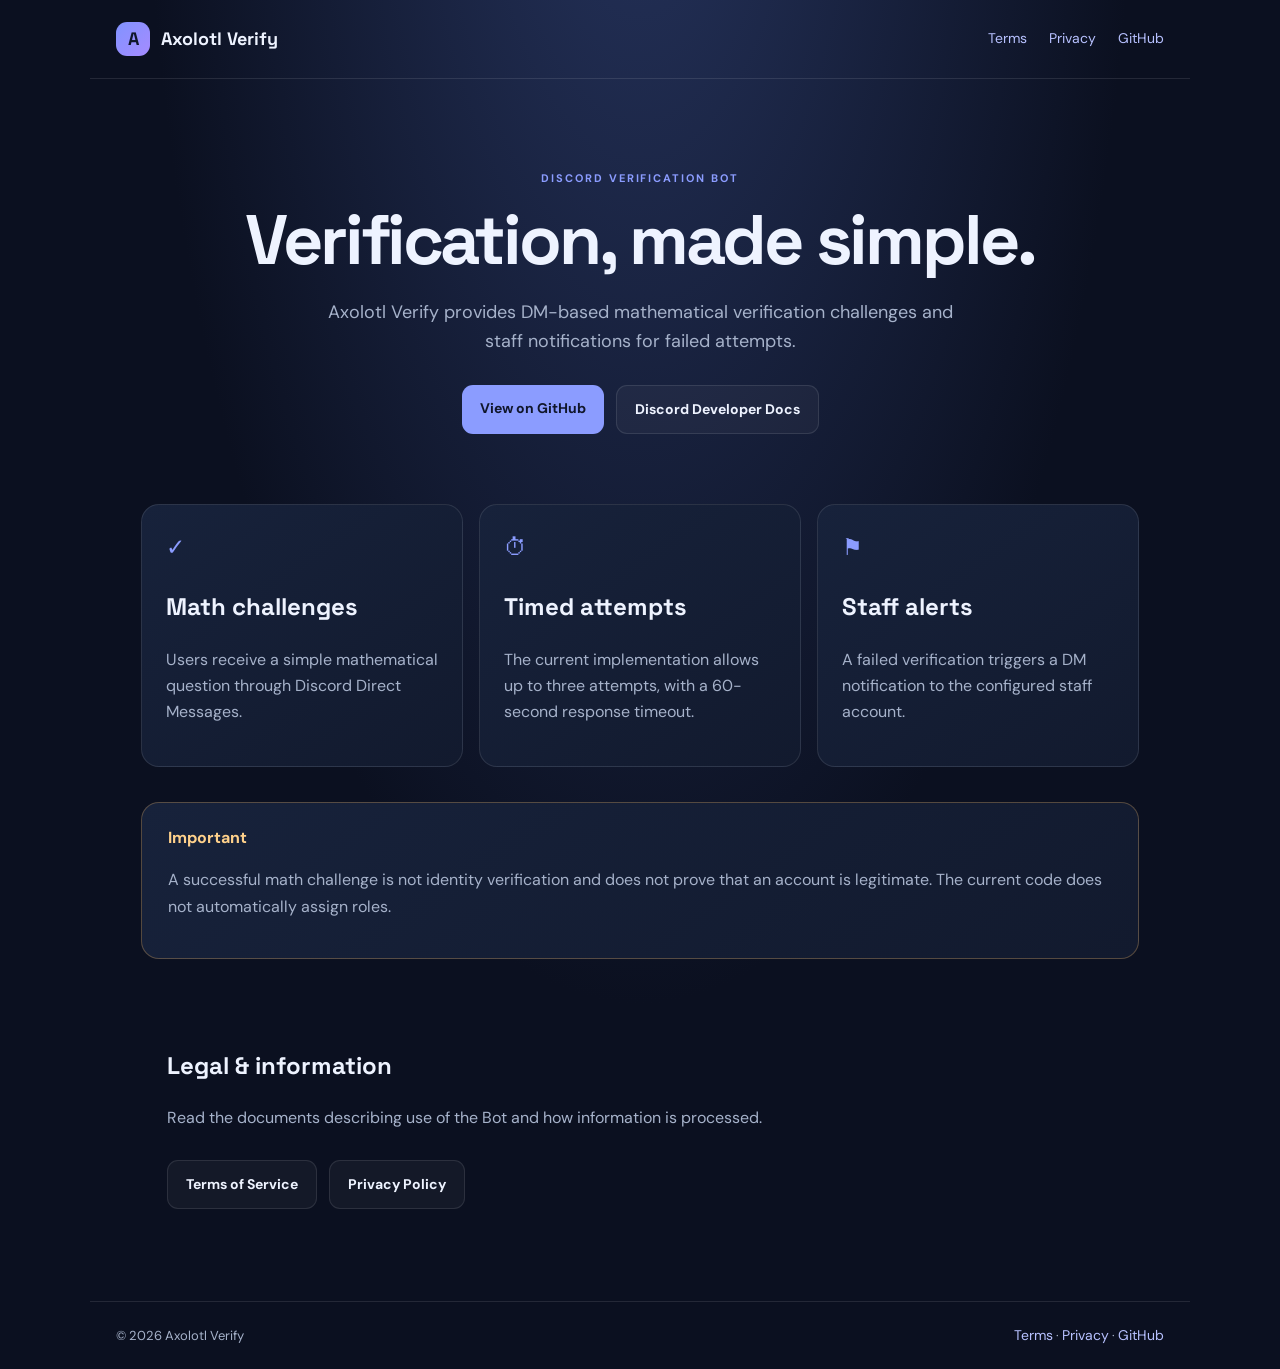
<file: index.html>
<!doctype html>
<html lang="en">
<head>
  <meta charset="utf-8">
  <meta name="viewport" content="width=device-width, initial-scale=1">
  <meta name="theme-color" content="#111827">
  <meta name="description" content="Axolotl Verify — Discord verification bot documentation and legal information.">
  <title>Axolotl Verify</title>
  <link rel="stylesheet" href="style.css">
</head>
<body>
  <header class="site-header"><a class="brand" href="index.html"><span class="brand-mark">A</span> Axolotl Verify</a><nav><a href="terms.html">Terms</a><a href="privacy.html">Privacy</a><a href="https://github.com/MalteseCraft/Axolotl-Verify">GitHub</a></nav></header>
  <main>
    <section class="hero"><p class="eyebrow">DISCORD VERIFICATION BOT</p><h1>Verification, made simple.</h1><p class="lead">Axolotl Verify provides DM-based mathematical verification challenges and staff notifications for failed attempts.</p><div class="actions"><a class="button primary" href="https://github.com/MalteseCraft/Axolotl-Verify">View on GitHub</a><a class="button secondary" href="https://discord.com/developers/docs/intro">Discord Developer Docs</a></div></section>
    <section class="cards"><article class="card"><div class="symbol">✓</div><h2>Math challenges</h2><p>Users receive a simple mathematical question through Discord Direct Messages.</p></article><article class="card"><div class="symbol">⏱</div><h2>Timed attempts</h2><p>The current implementation allows up to three attempts, with a 60-second response timeout.</p></article><article class="card"><div class="symbol">⚑</div><h2>Staff alerts</h2><p>A failed verification triggers a DM notification to the configured staff account.</p></article></section>
    <section class="notice"><strong>Important</strong><p>A successful math challenge is not identity verification and does not prove that an account is legitimate. The current code does not automatically assign roles.</p></section>
    <section class="legal-links"><h2>Legal &amp; information</h2><p>Read the documents describing use of the Bot and how information is processed.</p><div class="actions"><a class="button secondary" href="terms.html">Terms of Service</a><a class="button secondary" href="privacy.html">Privacy Policy</a></div></section>
  </main>
  <footer><span>© 2026 Axolotl Verify</span><span><a href="terms.html">Terms</a> · <a href="privacy.html">Privacy</a> · <a href="https://github.com/MalteseCraft/Axolotl-Verify">GitHub</a></span></footer>
</body>
</html>
</file>
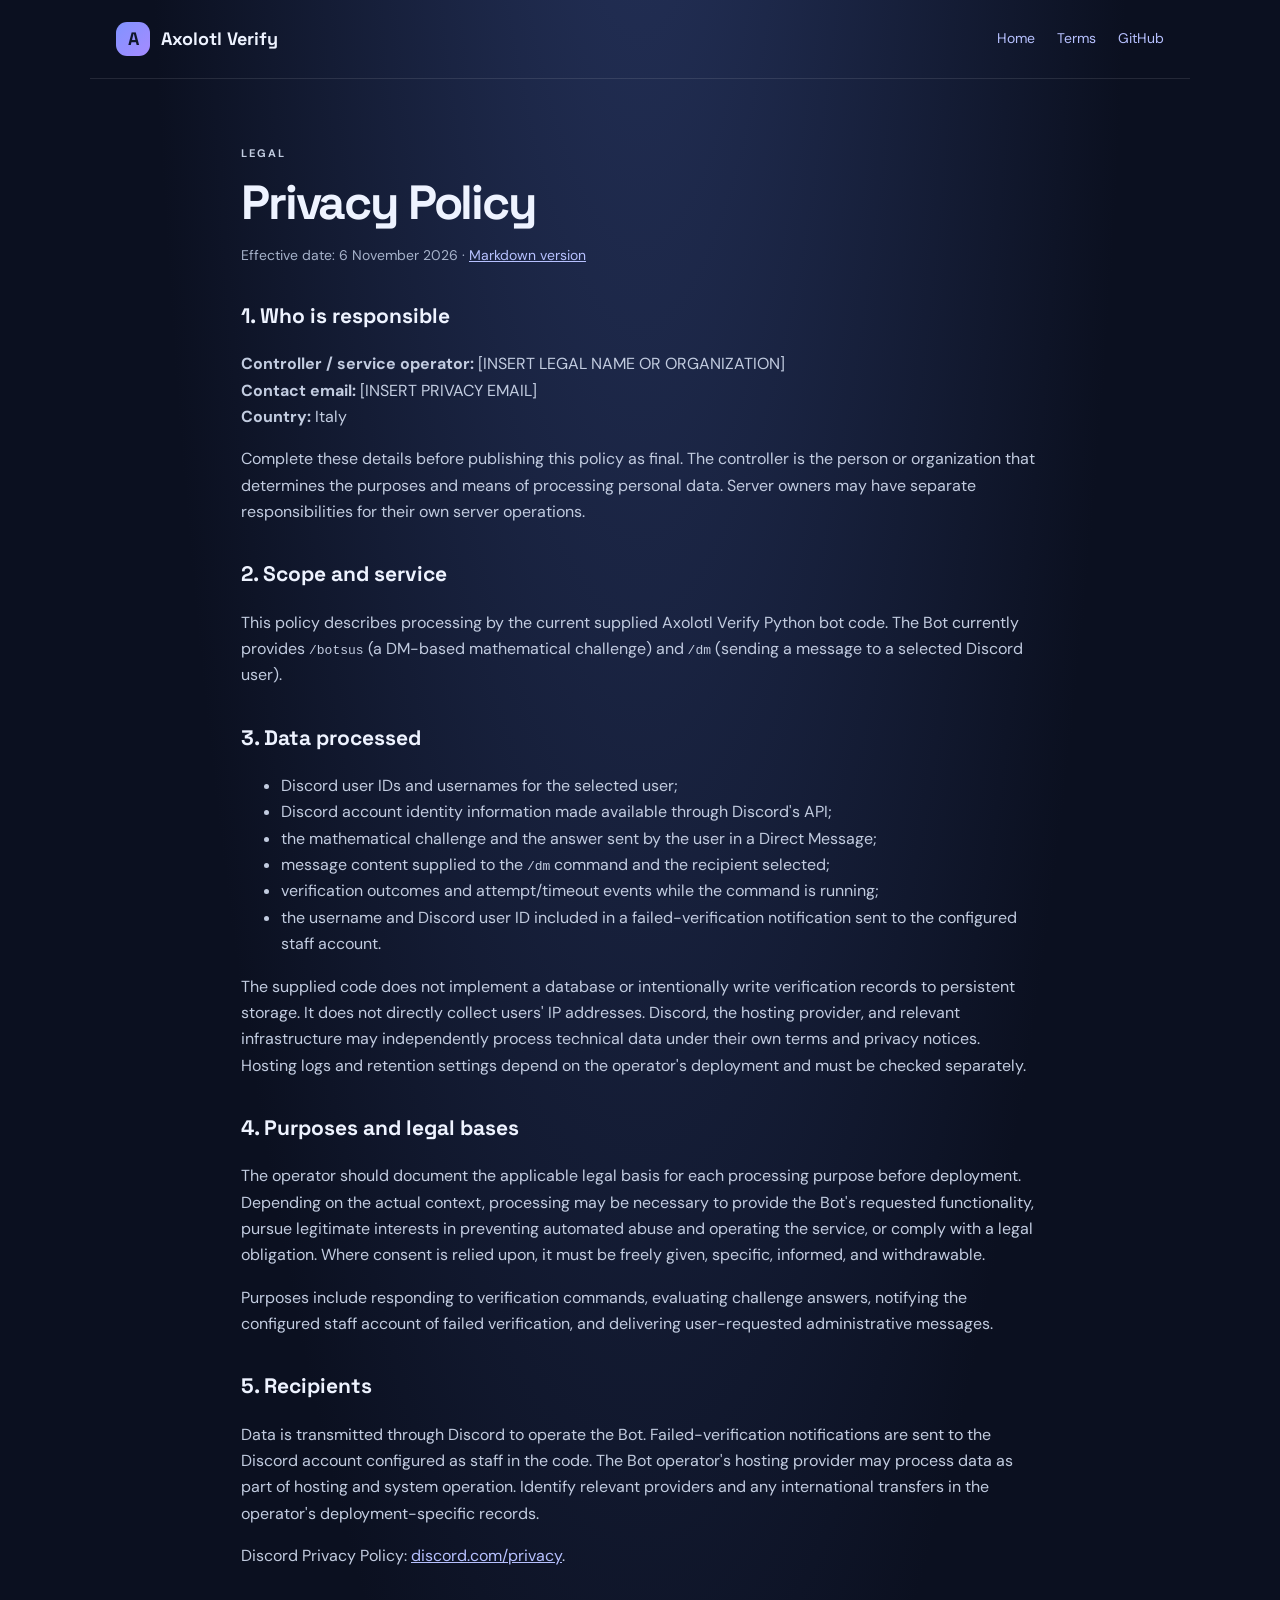
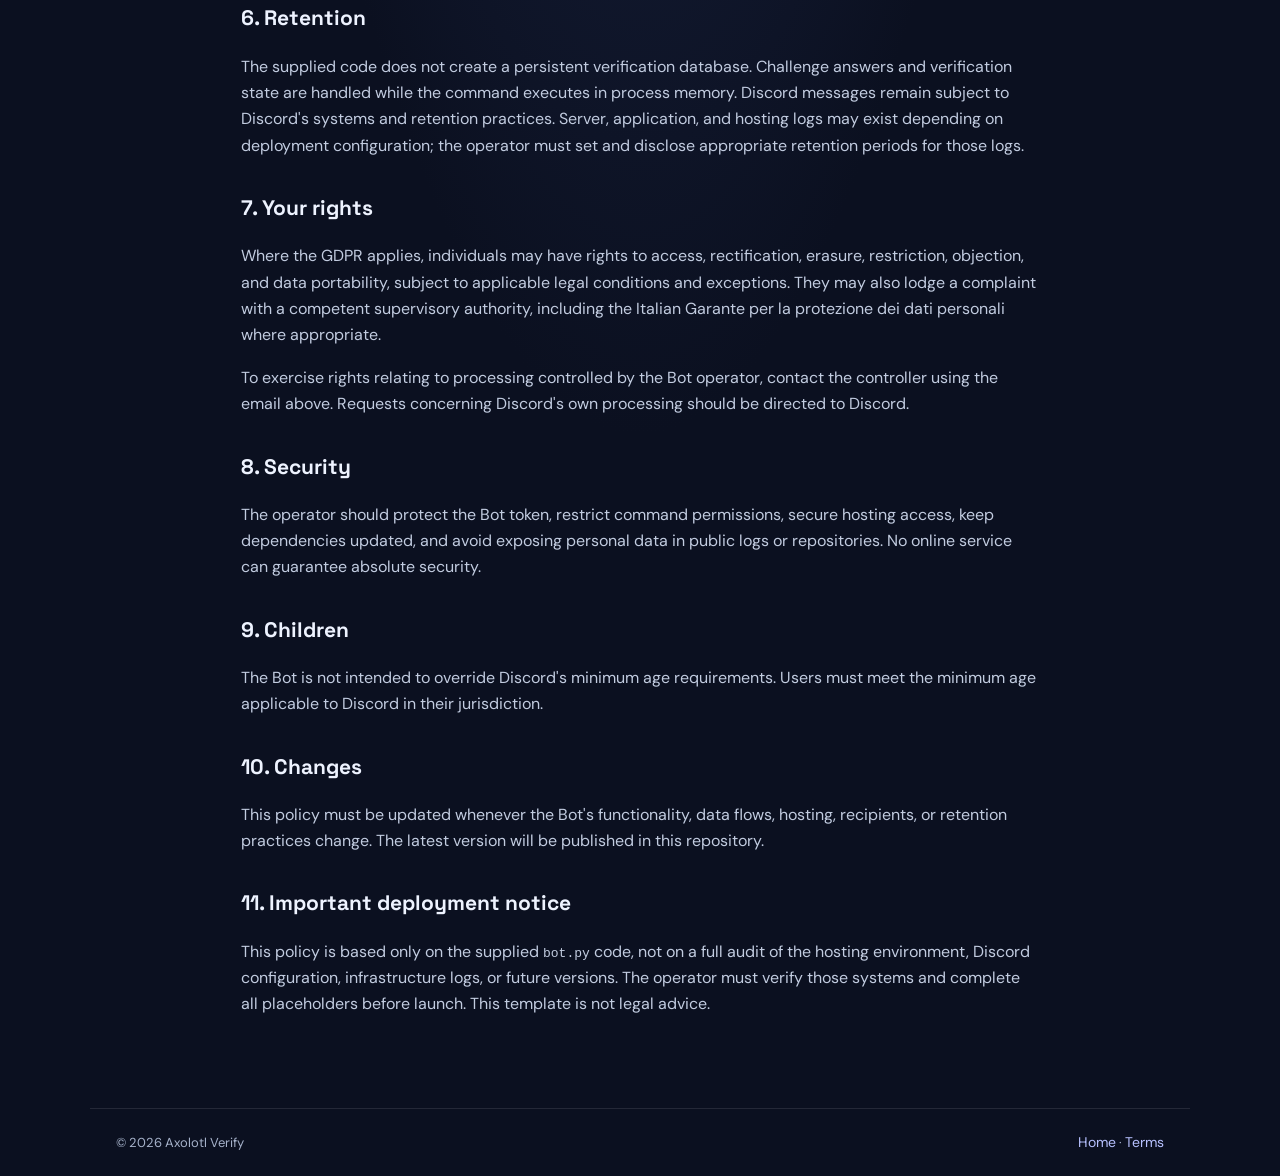
<file: privacy.html>
<!doctype html>
<html lang="en"><head><meta charset="utf-8"><meta name="viewport" content="width=device-width, initial-scale=1"><title>Privacy Policy — Axolotl Verify</title><link rel="stylesheet" href="style.css"></head><body>
<header class="site-header"><a class="brand" href="index.html"><span class="brand-mark">A</span> Axolotl Verify</a><nav><a href="index.html">Home</a><a href="terms.html">Terms</a><a href="https://github.com/MalteseCraft/Axolotl-Verify">GitHub</a></nav></header>
<main class="document"><p class="eyebrow">LEGAL</p><h1>Privacy Policy</h1><p class="muted">Effective date: 6 November 2026 · <a href="PRIVACY_POLICY.md">Markdown version</a></p>
<h2>1. Who is responsible</h2><p><strong>Controller / service operator:</strong> [INSERT LEGAL NAME OR ORGANIZATION]<br><strong>Contact email:</strong> [INSERT PRIVACY EMAIL]<br><strong>Country:</strong> Italy</p><p>Complete these details before publishing this policy as final. The controller is the person or organization that determines the purposes and means of processing personal data. Server owners may have separate responsibilities for their own server operations.</p>
<h2>2. Scope and service</h2><p>This policy describes processing by the current supplied Axolotl Verify Python bot code. The Bot currently provides <code>/botsus</code> (a DM-based mathematical challenge) and <code>/dm</code> (sending a message to a selected Discord user).</p>
<h2>3. Data processed</h2><ul><li>Discord user IDs and usernames for the selected user;</li><li>Discord account identity information made available through Discord's API;</li><li>the mathematical challenge and the answer sent by the user in a Direct Message;</li><li>message content supplied to the <code>/dm</code> command and the recipient selected;</li><li>verification outcomes and attempt/timeout events while the command is running;</li><li>the username and Discord user ID included in a failed-verification notification sent to the configured staff account.</li></ul><p>The supplied code does not implement a database or intentionally write verification records to persistent storage. It does not directly collect users' IP addresses. Discord, the hosting provider, and relevant infrastructure may independently process technical data under their own terms and privacy notices. Hosting logs and retention settings depend on the operator's deployment and must be checked separately.</p>
<h2>4. Purposes and legal bases</h2><p>The operator should document the applicable legal basis for each processing purpose before deployment. Depending on the actual context, processing may be necessary to provide the Bot's requested functionality, pursue legitimate interests in preventing automated abuse and operating the service, or comply with a legal obligation. Where consent is relied upon, it must be freely given, specific, informed, and withdrawable.</p><p>Purposes include responding to verification commands, evaluating challenge answers, notifying the configured staff account of failed verification, and delivering user-requested administrative messages.</p>
<h2>5. Recipients</h2><p>Data is transmitted through Discord to operate the Bot. Failed-verification notifications are sent to the Discord account configured as staff in the code. The Bot operator's hosting provider may process data as part of hosting and system operation. Identify relevant providers and any international transfers in the operator's deployment-specific records.</p><p>Discord Privacy Policy: <a href="https://discord.com/privacy">discord.com/privacy</a>.</p>
<h2>6. Retention</h2><p>The supplied code does not create a persistent verification database. Challenge answers and verification state are handled while the command executes in process memory. Discord messages remain subject to Discord's systems and retention practices. Server, application, and hosting logs may exist depending on deployment configuration; the operator must set and disclose appropriate retention periods for those logs.</p>
<h2>7. Your rights</h2><p>Where the GDPR applies, individuals may have rights to access, rectification, erasure, restriction, objection, and data portability, subject to applicable legal conditions and exceptions. They may also lodge a complaint with a competent supervisory authority, including the Italian Garante per la protezione dei dati personali where appropriate.</p><p>To exercise rights relating to processing controlled by the Bot operator, contact the controller using the email above. Requests concerning Discord's own processing should be directed to Discord.</p>
<h2>8. Security</h2><p>The operator should protect the Bot token, restrict command permissions, secure hosting access, keep dependencies updated, and avoid exposing personal data in public logs or repositories. No online service can guarantee absolute security.</p>
<h2>9. Children</h2><p>The Bot is not intended to override Discord's minimum age requirements. Users must meet the minimum age applicable to Discord in their jurisdiction.</p>
<h2>10. Changes</h2><p>This policy must be updated whenever the Bot's functionality, data flows, hosting, recipients, or retention practices change. The latest version will be published in this repository.</p>
<h2>11. Important deployment notice</h2><p>This policy is based only on the supplied <code>bot.py</code> code, not on a full audit of the hosting environment, Discord configuration, infrastructure logs, or future versions. The operator must verify those systems and complete all placeholders before launch. This template is not legal advice.</p></main>
<footer><span>© 2026 Axolotl Verify</span><span><a href="index.html">Home</a> · <a href="terms.html">Terms</a></span></footer></body></html>
</file>
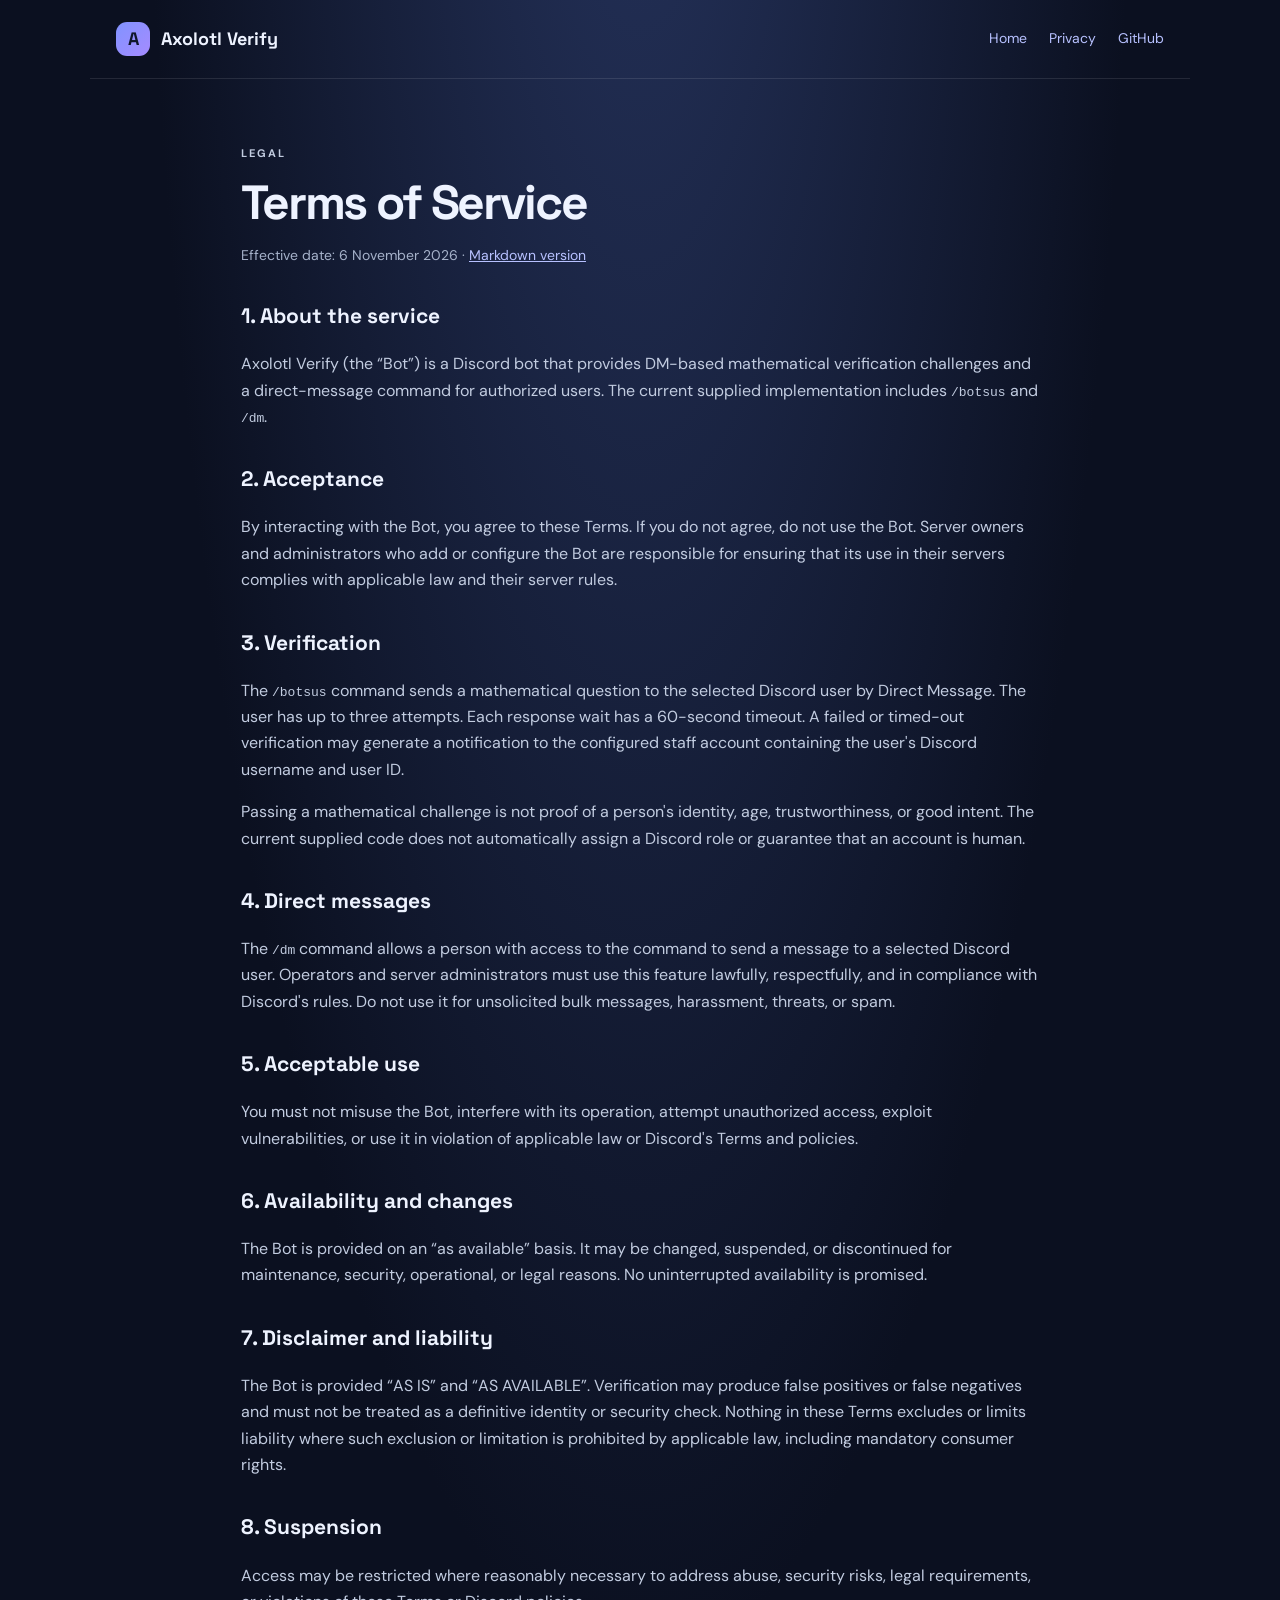
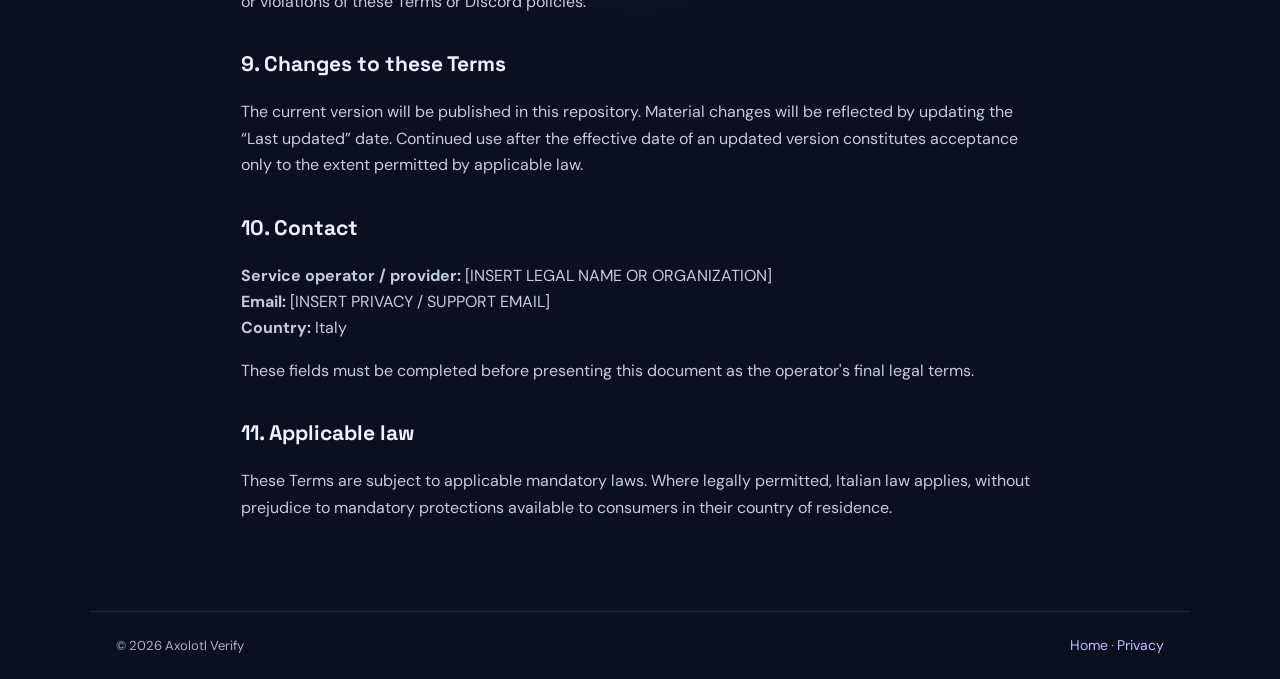
<file: terms.html>
<!doctype html>
<html lang="en"><head><meta charset="utf-8"><meta name="viewport" content="width=device-width, initial-scale=1"><title>Terms of Service — Axolotl Verify</title><link rel="stylesheet" href="style.css"></head><body>
<header class="site-header"><a class="brand" href="index.html"><span class="brand-mark">A</span> Axolotl Verify</a><nav><a href="index.html">Home</a><a href="privacy.html">Privacy</a><a href="https://github.com/MalteseCraft/Axolotl-Verify">GitHub</a></nav></header>
<main class="document"><p class="eyebrow">LEGAL</p><h1>Terms of Service</h1><p class="muted">Effective date: 6 November 2026 · <a href="TERMS_OF_SERVICE.md">Markdown version</a></p>
<h2>1. About the service</h2><p>Axolotl Verify (the “Bot”) is a Discord bot that provides DM-based mathematical verification challenges and a direct-message command for authorized users. The current supplied implementation includes <code>/botsus</code> and <code>/dm</code>.</p>
<h2>2. Acceptance</h2><p>By interacting with the Bot, you agree to these Terms. If you do not agree, do not use the Bot. Server owners and administrators who add or configure the Bot are responsible for ensuring that its use in their servers complies with applicable law and their server rules.</p>
<h2>3. Verification</h2><p>The <code>/botsus</code> command sends a mathematical question to the selected Discord user by Direct Message. The user has up to three attempts. Each response wait has a 60-second timeout. A failed or timed-out verification may generate a notification to the configured staff account containing the user's Discord username and user ID.</p><p>Passing a mathematical challenge is not proof of a person's identity, age, trustworthiness, or good intent. The current supplied code does not automatically assign a Discord role or guarantee that an account is human.</p>
<h2>4. Direct messages</h2><p>The <code>/dm</code> command allows a person with access to the command to send a message to a selected Discord user. Operators and server administrators must use this feature lawfully, respectfully, and in compliance with Discord's rules. Do not use it for unsolicited bulk messages, harassment, threats, or spam.</p>
<h2>5. Acceptable use</h2><p>You must not misuse the Bot, interfere with its operation, attempt unauthorized access, exploit vulnerabilities, or use it in violation of applicable law or Discord's Terms and policies.</p>
<h2>6. Availability and changes</h2><p>The Bot is provided on an “as available” basis. It may be changed, suspended, or discontinued for maintenance, security, operational, or legal reasons. No uninterrupted availability is promised.</p>
<h2>7. Disclaimer and liability</h2><p>The Bot is provided “AS IS” and “AS AVAILABLE”. Verification may produce false positives or false negatives and must not be treated as a definitive identity or security check. Nothing in these Terms excludes or limits liability where such exclusion or limitation is prohibited by applicable law, including mandatory consumer rights.</p>
<h2>8. Suspension</h2><p>Access may be restricted where reasonably necessary to address abuse, security risks, legal requirements, or violations of these Terms or Discord policies.</p>
<h2>9. Changes to these Terms</h2><p>The current version will be published in this repository. Material changes will be reflected by updating the “Last updated” date. Continued use after the effective date of an updated version constitutes acceptance only to the extent permitted by applicable law.</p>
<h2>10. Contact</h2><p><strong>Service operator / provider:</strong> [INSERT LEGAL NAME OR ORGANIZATION]<br><strong>Email:</strong> [INSERT PRIVACY / SUPPORT EMAIL]<br><strong>Country:</strong> Italy</p><p>These fields must be completed before presenting this document as the operator's final legal terms.</p>
<h2>11. Applicable law</h2><p>These Terms are subject to applicable mandatory laws. Where legally permitted, Italian law applies, without prejudice to mandatory protections available to consumers in their country of residence.</p></main>
<footer><span>© 2026 Axolotl Verify</span><span><a href="index.html">Home</a> · <a href="privacy.html">Privacy</a></span></footer></body></html>
</file>
<file: style.css>
@import url('https://fonts.googleapis.com/css2?family=DM+Sans:wght@400;500;600;700&family=Space+Grotesk:wght@500;600;700&display=swap');
:root{color-scheme:dark;--bg:#0b1020;--panel:#121a2e;--panel2:#17223b;--text:#eef3ff;--muted:#a6b2ca;--accent:#8b9cff;--accent2:#b7c1ff;--line:rgba(255,255,255,.1)}*{box-sizing:border-box}body{margin:0;background:radial-gradient(ellipse at 50% -20%,#26345e 0%,var(--bg) 55%);color:var(--text);font-family:'DM Sans',sans-serif;line-height:1.65}.site-header,footer{max-width:1100px;margin:auto;padding:22px 26px;display:flex;align-items:center;justify-content:space-between;gap:20px}.site-header{border-bottom:1px solid var(--line)}.brand{display:flex;align-items:center;gap:11px;color:var(--text);font-family:'Space Grotesk',sans-serif;font-weight:700;text-decoration:none;font-size:18px}.brand-mark{display:grid;place-items:center;width:34px;height:34px;border-radius:11px;background:linear-gradient(135deg,#8193ff,#a58bff);color:#10162b;font-weight:700}nav{display:flex;gap:22px}a{color:var(--accent2);text-decoration:none}a:hover{color:white}nav a,footer a{font-size:14px}.hero{max-width:900px;margin:90px auto 70px;padding:0 26px;text-align:center}.eyebrow{letter-spacing:.18em;color:var(--accent);font-size:11px;font-weight:700}.hero h1,.document h1{font-family:'Space Grotesk',sans-serif;font-size:clamp(42px,7vw,70px);line-height:1.08;letter-spacing:-.045em;margin:15px 0}.lead{max-width:650px;margin:20px auto;color:var(--muted);font-size:18px}.actions{display:flex;justify-content:center;flex-wrap:wrap;gap:12px;margin-top:28px}.button{display:inline-block;padding:12px 18px;border-radius:11px;font-weight:700;font-size:14px}.primary{background:var(--accent);color:#10162b}.secondary{border:1px solid var(--line);background:rgba(255,255,255,.04);color:var(--text)}.cards{max-width:1050px;margin:0 auto 35px;padding:0 26px;display:grid;grid-template-columns:repeat(3,1fr);gap:16px}.card,.notice{background:linear-gradient(145deg,var(--panel2),var(--panel));border:1px solid var(--line);border-radius:18px;padding:24px}.symbol{font-size:23px;color:var(--accent)}h2{font-family:'Space Grotesk',sans-serif}.card p,.notice p,.legal-links p{color:var(--muted)}.notice,.legal-links{max-width:998px;margin:18px auto;padding:22px 26px}.notice{border-color:rgba(255,190,100,.28)}.notice strong{color:#ffd18b}.legal-links{margin-top:45px;margin-bottom:70px}.legal-links .actions{justify-content:flex-start}.document{max-width:850px;margin:65px auto 90px;padding:0 26px}.document h1{font-size:48px}.document h2{font-size:21px;margin-top:32px}.document p,.document li{color:#c2cce0}.muted{color:var(--muted)!important;font-size:14px}.document #terms-content,.document #privacy-content{margin-top:35px}.document a{text-decoration:underline}footer{border-top:1px solid var(--line);color:var(--muted);font-size:13px}@media(max-width:700px){.site-header,footer{align-items:flex-start;flex-direction:column}.cards{grid-template-columns:1fr}.hero{margin-top:65px}.document h1{font-size:40px}nav{gap:16px;flex-wrap:wrap}}
</file>
